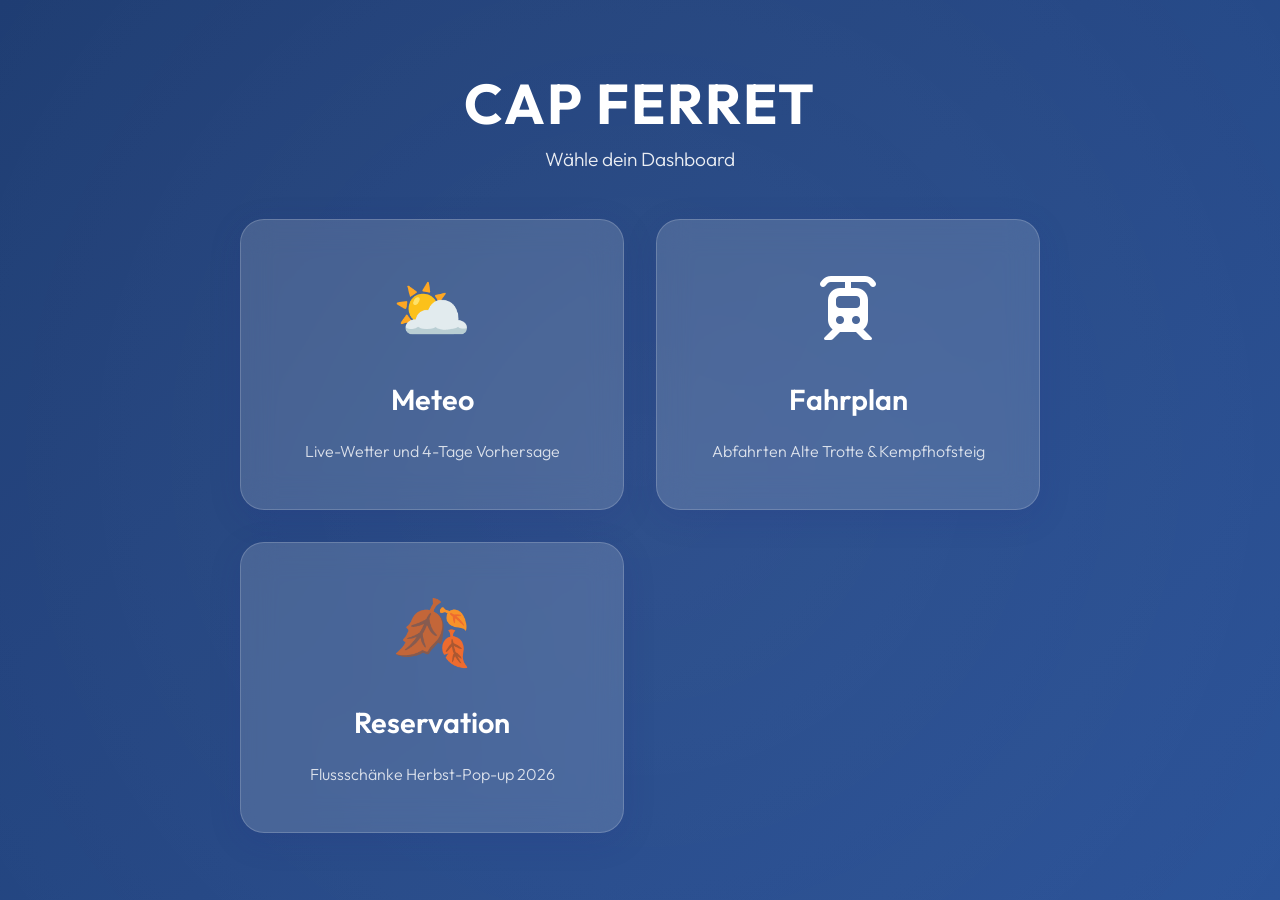
<file: index.html>
<!DOCTYPE html>
<html lang="de">
<head>
    <meta charset="UTF-8">
    <meta name="viewport" content="width=device-width, initial-scale=1.0">
    <title>Cap Ferret Portal</title>
    <meta name="description" content="Portal für Cap Ferret Meteo und ÖV Monitor.">
    <link rel="preconnect" href="https://fonts.googleapis.com">
    <link rel="preconnect" href="https://fonts.gstatic.com" crossorigin>
    <link href="https://fonts.googleapis.com/css2?family=Outfit:wght@300;400;600;700&display=swap" rel="stylesheet">
    <link rel="stylesheet" href="https://cdnjs.cloudflare.com/ajax/libs/font-awesome/6.4.0/css/all.min.css">
    <style>
        :root {
            --primary: #ffffff;
            --glass-bg: rgba(255, 255, 255, 0.15);
            --glass-border: rgba(255, 255, 255, 0.18);
            --glass-shadow: 0 8px 32px 0 rgba(31, 38, 135, 0.15);
            --hover-bg: rgba(255, 255, 255, 0.25);
        }

        * { margin: 0; padding: 0; box-sizing: border-box; }

        body {
            font-family: 'Outfit', sans-serif;
            color: var(--primary);
            min-height: 100vh;
            display: flex;
            justify-content: center;
            align-items: center;
            overflow-x: hidden;
            background: linear-gradient(135deg, #1e3c72 0%, #2a5298 100%);
            padding: 20px;
        }

        .background-animation {
            position: fixed;
            top: -50%; left: -50%; width: 200%; height: 200%;
            background: radial-gradient(circle, rgba(255,255,255,0.05) 0%, rgba(255,255,255,0) 60%);
            animation: rotate 30s linear infinite;
            z-index: -1;
        }

        @keyframes rotate { 0% { transform: rotate(0deg); } 100% { transform: rotate(360deg); } }

        .container {
            width: 100%;
            max-width: 800px;
            text-align: center;
            animation: fadeIn 1s ease backwards;
        }

        h1 {
            font-size: 3.5rem;
            font-weight: 700;
            margin-bottom: 0.5rem;
            letter-spacing: 2px;
            text-transform: uppercase;
        }

        p.subtitle {
            font-size: 1.2rem;
            font-weight: 300;
            margin-bottom: 3rem;
            opacity: 0.9;
        }

        .grid {
            display: grid;
            grid-template-columns: repeat(auto-fit, minmax(280px, 1fr));
            gap: 2rem;
            justify-content: center;
        }

        .card {
            background: var(--glass-bg);
            backdrop-filter: blur(16px);
            -webkit-backdrop-filter: blur(16px);
            border: 1px solid var(--glass-border);
            border-radius: 24px;
            box-shadow: var(--glass-shadow);
            padding: 3rem 2rem;
            text-decoration: none;
            color: white;
            transition: all 0.3s ease;
            display: flex;
            flex-direction: column;
            align-items: center;
            gap: 1.5rem;
        }

        .card:hover {
            background: var(--hover-bg);
            transform: translateY(-10px);
            box-shadow: 0 15px 40px 0 rgba(31, 38, 135, 0.25);
        }

        .icon-wrapper {
            font-size: 4rem;
            margin-bottom: 0.5rem;
        }

        .card h2 {
            font-size: 1.8rem;
            font-weight: 600;
        }

        .card p {
            font-weight: 300;
            opacity: 0.8;
            font-size: 1rem;
        }

        @keyframes fadeIn {
            from { opacity: 0; transform: translateY(20px); }
            to { opacity: 1; transform: translateY(0); }
        }

        @media (max-width: 600px) {
            h1 { font-size: 2.5rem; }
            .card { padding: 2rem 1.5rem; }
        }
    </style>
</head>
<body>
    <div class="background-animation"></div>
    
    <div class="container">
        <h1>Cap Ferret</h1>
        <p class="subtitle">Wähle dein Dashboard</p>

        <div class="grid">
            <a href="meteo/" class="card">
                <div class="icon-wrapper">⛅</div>
                <h2>Meteo</h2>
                <p>Live-Wetter und 4-Tage Vorhersage</p>
            </a>

            <a href="oev/" class="card">
                <div class="icon-wrapper"><i class="fas fa-train-tram"></i></div>
                <h2>Fahrplan</h2>
                <p>Abfahrten Alte Trotte & Kempfhofsteig</p>
            </a>

            <a href="flussschaenke-reservation/" class="card">
                <div class="icon-wrapper">🍂</div>
                <h2>Reservation</h2>
                <p>Flussschänke Herbst-Pop-up 2026</p>
            </a>
        </div>
    </div>
</body>
</html>
</file>
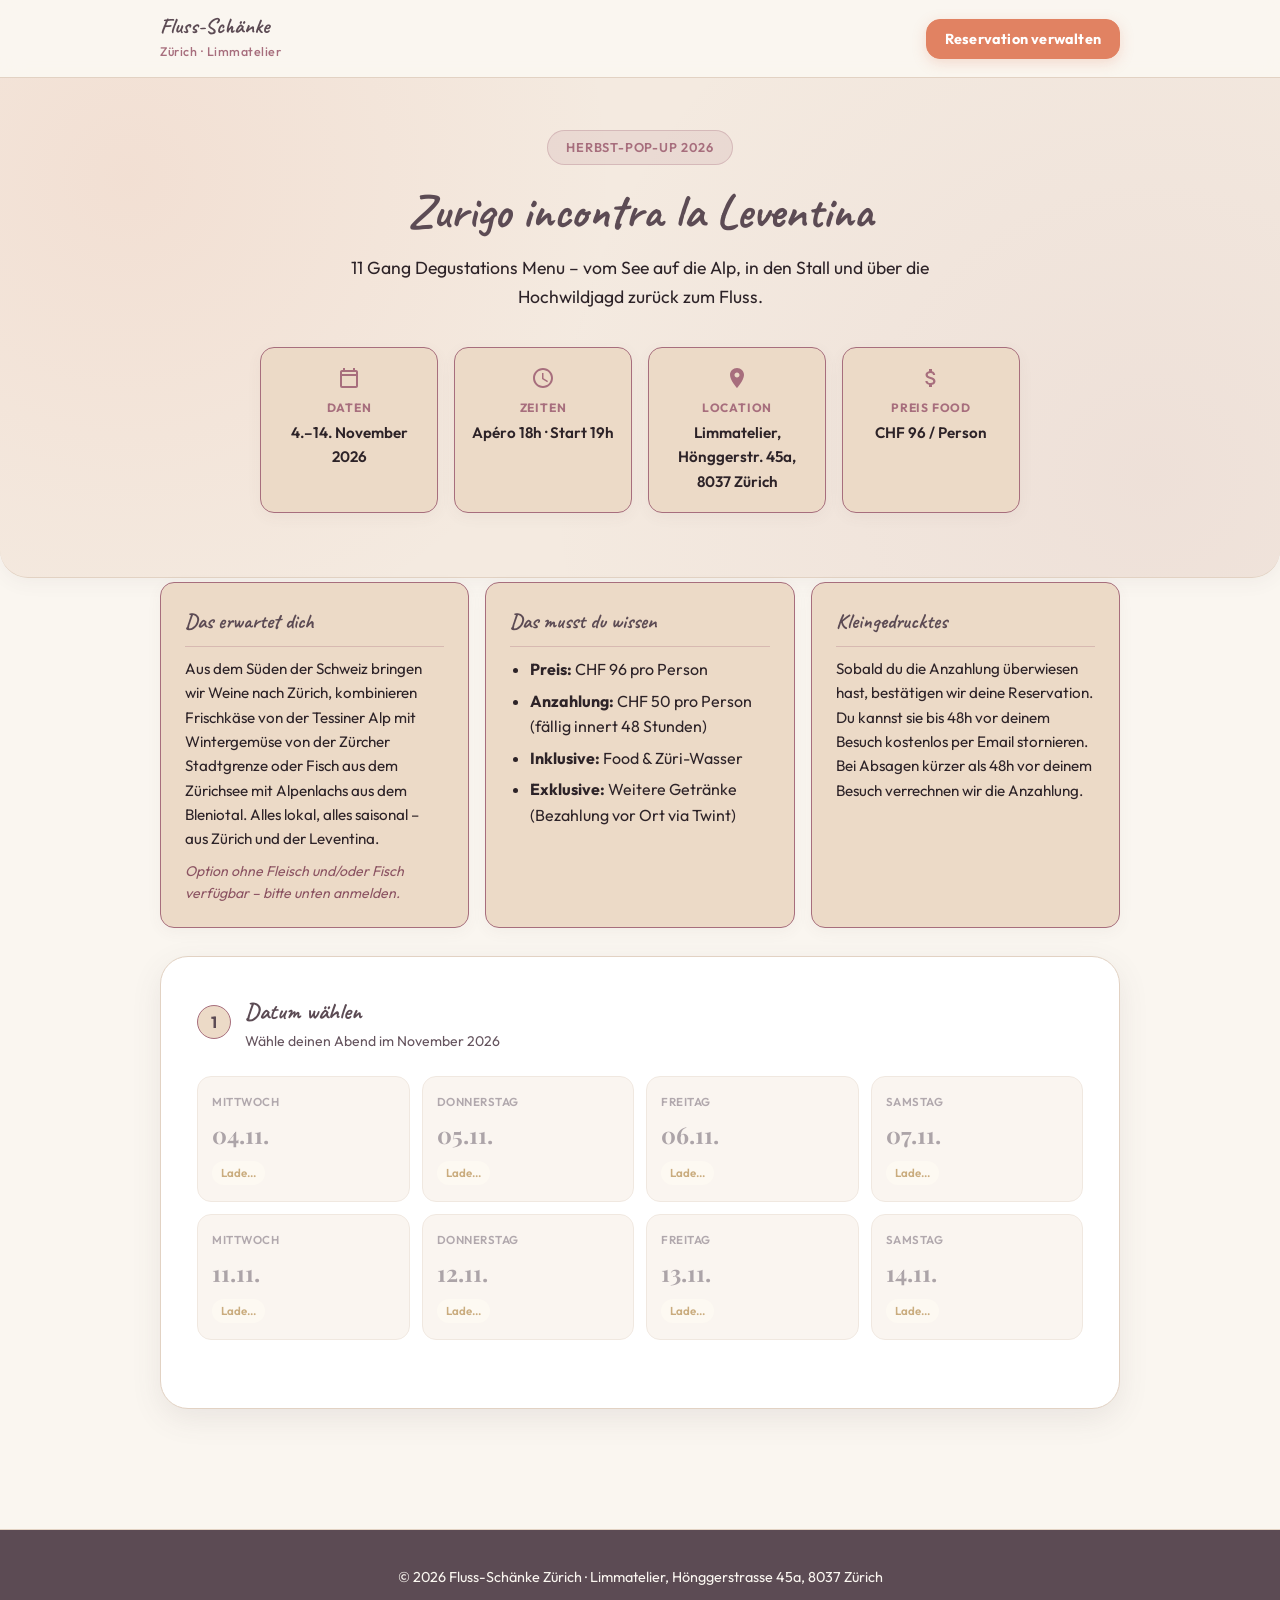
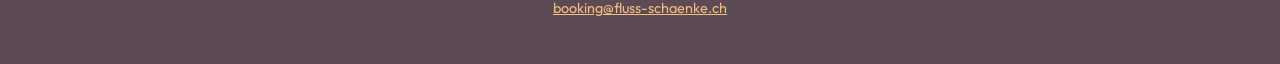
<file: flussschaenke-reservation/index.html>
<!DOCTYPE html>
<html lang="de">

<head>
    <meta charset="UTF-8">
    <meta name="viewport" content="width=device-width, initial-scale=1.0, maximum-scale=1.0, user-scalable=no">
    <title>Fluss-Schänke Zürich 2026</title>
    <meta name="description"
        content="Sichere dir deinen Platz an den kulinarischen Herbstabenden der Fluss-Schänke Zürich. 8 exklusive Abende im November 2026 im Limmatelier.">

    <!-- Google Fonts -->
    <link rel="preconnect" href="https://fonts.googleapis.com">
    <link rel="preconnect" href="https://fonts.gstatic.com" crossorigin>
    <link
        href="https://fonts.googleapis.com/css2?family=Caveat:wght@600;700&family=Outfit:wght@300;400;500;600;700&family=Playfair+Display:ital,wght@0,600;0,700;1,400&display=swap"
        rel="stylesheet">

    <!-- CSS -->
    <link rel="stylesheet" href="css/styles.css">
</head>

<body>

    <!-- Site Header -->
    <header class="site-header">
        <div class="container header-inner">
            <a href="#" class="brand-logo">
                <div class="brand-text">
                    <h1>Fluss-Schänke</h1>
                    <span>Zürich &middot; Limmatelier</span>
                </div>
            </a>
            <button class="btn btn-secondary" id="btn-open-manage" style="padding: 10px 18px; font-size: 0.9rem;">
                Reservation verwalten
            </button>
        </div>
    </header>

    <!-- Erfolgs-Ansicht (direkt unter Header, initial versteckt) -->
    <div class="success-fullpage hidden" id="booking-success-view">
        <div class="container" style="max-width: 720px; padding: 40px 20px;">
            <div class="success-icon">
                <svg viewBox="0 0 24 24">
                    <path d="M9 16.17L4.83 12l-1.42 1.41L9 19 21 7l-1.41-1.41z" />
                </svg>
            </div>
            <h2 style="font-size: 2.2rem; color: var(--accent-river); margin-bottom: 8px;">Reservation notiert!</h2>
            <p style="font-size: 1.1rem; color: var(--text-muted); max-width: 600px; margin: 0 auto 24px auto;">
                Wir haben deine Plätze reserviert. Ein Bestätigungs-Mail wurde an <strong id="success-email"></strong>
                geschickt (Check Spam!). Überweise deine Anzahlung innert 48 Stunden. Sobald wir sie
                erhalten, wirst du informiert und deine Plätze sind fix reserviert. Sollte die Anzahlung nicht innert 48
                Stunden eintreffen, werden wir die Reservation stornieren.
            </p>

            <div class="booking-id-box">
                <div class="text-muted" style="font-size: 0.85rem; text-transform: uppercase; letter-spacing: 1px;">
                    Deine persönliche Booking-ID</div>
                <div class="booking-id-val" id="success-booking-id">RES-20261104-XXXX</div>
                <button type="button" class="btn btn-secondary" id="btn-copy-id"
                    style="margin-top: 10px; padding: 6px 14px; font-size: 0.85rem;">
                    Booking-ID kopieren
                </button>
            </div>

            <!-- Twint QR -->
            <div style="margin: 30px auto; max-width: 240px; text-align: center;">
                <p style="font-weight: 600; margin-bottom: 10px; color: var(--text-main);">
                    Scanne den QR-Code mit deiner E-Banking App oder löse die Überweisung manuell aus CH61 0070 0114
                    8069 5993 4</a>. Alle Informationen findest du auch im Bestätigungs-Mail.
                </p>

                <a style="display: block;">
                    <img src="img/twint.png" alt="Twint QR Code"
                        style="width: 100%; height: auto; border-radius: 12px; border: 2px solid var(--border-color); transition: transform 0.2s ease;">
                </a>
            </div>

            <div
                style="background: var(--bg-card-subtle); padding: 24px; border-radius: var(--radius-md); text-align: left; max-width: 650px; margin: 0 auto 32px auto; border: 1px solid var(--border-color);">
                <h3 style="color: var(--primary-dark); margin-top: 0; margin-bottom: 14px;">Buchungsdetails</h3>
                <p><strong>Datum:</strong> <span id="success-date"></span></p>
                <p><strong>Zeiten:</strong> Apéro ab 18:00 Uhr | Menüstart 19:00 Uhr</p>
                <p><strong>Reservierte Plätze:</strong> <span id="success-seats"></span></p>

                <h4 style="margin-top: 20px; margin-bottom: 10px; color: var(--accent-river);">Erfasste Gästeliste &amp;
                    Präferenzen:</h4>
                <div id="success-guest-list"></div>
            </div>

            <div class="alert alert-success" style="max-width: 650px; margin: 0 auto 32px auto; text-align: left;">
                <strong>Wichtiger Hinweis:</strong> Du kannst deine Gäste und Präferenzen jederzeit mit deiner
                Haupt-E-Mail und deiner Booking-ID unter "Reservation verwalten" anpassen.
            </div>

            <button type="button" class="btn btn-primary" onclick="window.location.reload();">
                Zurück zur Startseite
            </button>
        </div>
    </div>

    <!-- Hero Section -->
    <section class="hero-section">
        <div class="hero-bg-shapes"></div>
        <div class="container hero-content">
            <div class="hero-badge">
                Herbst-Pop-up 2026
            </div>
            <h1 class="hero-title">Zurigo incontra la Leventina</h1>
            <p class="hero-subtitle">
                11 Gang Degustations Menu &ndash; vom See auf die Alp, in den Stall und über die Hochwildjagd zurück
                zum Fluss.
            </p>

            <div class="hero-info-grid">
                <div class="hero-info-card">
                    <div class="hero-info-icon">
                        <svg viewBox="0 0 24 24">
                            <path
                                d="M19 4h-1V2h-2v2H8V2H6v2H5c-1.11 0-1.99.9-1.99 2L3 20a2 2 0 0 0 2 2h14c1.1 0 2-.9 2-2V6c0-1.1-.9-2-2-2zm0 16H5V10h14v10zM5 8V6h14v2H5z" />
                        </svg>
                    </div>
                    <div class="hero-info-label">DATEN</div>
                    <div class="hero-info-val">4.&ndash;14. November 2026</div>
                </div>
                <div class="hero-info-card">
                    <div class="hero-info-icon">
                        <svg viewBox="0 0 24 24">
                            <path
                                d="M11.99 2C6.47 2 2 6.48 2 12s4.47 10 9.99 10C17.52 22 22 17.52 22 12S17.52 2 11.99 2zM12 20c-4.42 0-8-3.58-8-8s3.58-8 8-8 8 3.58 8 8-3.58 8-8 8zm.5-13H11v6l5.25 3.15.75-1.23-4.5-2.67z" />
                        </svg>
                    </div>
                    <div class="hero-info-label">Zeiten</div>
                    <div class="hero-info-val">Apéro 18h &middot; Start 19h</div>
                </div>
                <div class="hero-info-card">
                    <div class="hero-info-icon">
                        <svg viewBox="0 0 24 24">
                            <path
                                d="M12 2C8.13 2 5 5.13 5 9c0 5.25 7 13 7 13s7-7.75 7-13c0-3.87-3.13-7-7-7zm0 9.5c-1.38 0-2.5-1.12-2.5-2.5s1.12-2.5 2.5-2.5 2.5 1.12 2.5 2.5-1.12 2.5-2.5 2.5z" />
                        </svg>
                    </div>
                    <div class="hero-info-label">Location</div>
                    <div class="hero-info-val">Limmatelier, Hönggerstr. 45a, 8037 Zürich</div>
                </div>
                <div class="hero-info-card">
                    <div class="hero-info-icon">
                        <svg viewBox="0 0 24 24">
                            <path
                                d="M11.8 10.9c-2.27-.59-3-1.2-3-2.15 0-1.09 1.01-1.85 2.7-1.85 1.78 0 2.44.85 2.5 2.1h2.21c-.07-1.72-1.12-3.3-3.21-3.81V3h-3v2.16c-1.94.42-3.5 1.68-3.5 3.61 0 2.31 1.91 3.46 4.7 4.13 2.5.6 3 1.48 3 2.41 0 .69-.49 1.79-2.7 1.79-2.06 0-2.87-.92-2.98-2.1h-2.2c.12 2.19 1.76 3.42 3.68 3.83V21h3v-2.15c1.95-.37 3.5-1.5 3.5-3.55 0-2.84-2.43-3.81-4.7-4.4z" />
                        </svg>
                    </div>
                    <div class="hero-info-label">Preis Food</div>
                    <div class="hero-info-val">CHF 96 / Person</div>
                </div>
            </div>
        </div>
    </section>

    <!-- Main Content / Form Area -->
    <main class="container main-content">

        <!-- Info Blocks -->
        <div class="info-sections">
            <div class="info-block">
                <h3>Das erwartet dich</h3>
                <p> Aus dem Süden der Schweiz bringen wir Weine nach Zürich, kombinieren Frischkäse von der Tessiner
                    Alp mit Wintergemüse von der Zürcher Stadtgrenze oder Fisch aus dem Zürichsee mit Alpenlachs aus dem
                    Bleniotal.
                    Alles lokal, alles saisonal &ndash; aus Zürich und der Leventina.</p>
                <p class="info-note">Option ohne Fleisch und/oder Fisch verfügbar &ndash; bitte unten anmelden.</p>
            </div>
            <div class="info-block">
                <h3>Das musst du wissen</h3>
                <ul style="padding-left: 20px; margin-top: 10px; line-height: 1.6;">
                    <li style="margin-bottom: 6px;"><strong>Preis:</strong> CHF 96 pro Person</li>
                    <li style="margin-bottom: 6px;"><strong>Anzahlung:</strong> CHF 50 pro Person (fällig innert 48
                        Stunden)</li>
                    <li style="margin-bottom: 6px;"><strong>Inklusive:</strong> Food &amp; Züri-Wasser</li>
                    <li><strong>Exklusive:</strong> Weitere Getränke (Bezahlung vor Ort via Twint)</li>
                </ul>
            </div>
            <div class="info-block">
                <h3>Kleingedrucktes</h3>
                <p>Sobald du die Anzahlung überwiesen hast, bestätigen wir deine Reservation. Du kannst sie bis 48h vor
                    deinem Besuch kostenlos per Email stornieren. Bei
                    Absagen kürzer als 48h vor deinem Besuch verrechnen wir die Anzahlung.</p>
            </div>
        </div>

        <!-- Formularbereich -->
        <div class="booking-card" id="booking-form-wrapper">
            <form id="reservation-form">

                <!-- Schritt 1: Datum wählen -->
                <div class="section-header">
                    <div class="section-number">1</div>
                    <div class="section-title">
                        <h2>Datum wählen</h2>
                        <p>Wähle deinen Abend im November 2026</p>
                    </div>
                </div>

                <div class="dates-grid" id="dates-container">
                    <!-- Datums-Karten werden via JS gerendert -->
                </div>

                <!-- Schritt 2: Personenanzahl wählen (Versteckt bis Datum gewählt) -->
                <div id="booking-step-2" class="hidden">
                    <div class="section-header">
                        <div class="section-number">2</div>
                        <div class="section-title">
                            <h2>Anzahl Plätze</h2>
                            <p id="guest-count-subtitle">Für wie viele Personen möchtest du reservieren?</p>
                        </div>
                    </div>

                    <div class="guest-selector-wrapper">
                        <div>
                            <div style="font-weight: 700; color: var(--accent-river); font-size: 1.1rem;">Anzahl Plätze
                            </div>
                            <div class="text-muted" style="font-size: 0.85rem;">Vier bis acht Plätze pro Buchung
                                möglich.</div>
                            <div class="text-muted" style="font-size: 0.85rem;">Unpassend? Meldet euch
                                per Email bei uns.</div>
                        </div>

                        <div class="guest-counter">
                            <button type="button" class="btn-counter" id="btn-minus">−</button>
                            <span class="counter-value" id="counter-val">4</span>
                            <button type="button" class="btn-counter" id="btn-plus">+</button>
                        </div>
                    </div>
                </div>

                <!-- Schritt 3: Kontaktdaten & Gäste -->
                <div id="booking-step-3" class="hidden">
                    <div class="section-header">
                        <div class="section-number">3</div>
                        <div class="section-title">
                            <h2>Kontaktdaten &amp; Gästeangaben</h2>
                            <p>Hauptkontakt und Infos zu allen Gästen</p>
                        </div>
                    </div>

                    <!-- Wartelisten-Hinweis (wird via JS ein-/ausgeblendet) -->
                    <div class="alert alert-warning hidden" id="waitlist-alert">
                        <strong>Warteliste:</strong> Für dieses Datum sind nicht mehr genügend Plätze für eine reguläre
                        Online-Buchung frei. Trage dich unten auf die Warteliste ein.
                    </div>

                    <!-- Hauptkontakt -->
                    <div
                        style="background: var(--bg-card-subtle); padding: 24px; border-radius: var(--radius-md); margin-bottom: 28px; border: 1px solid var(--border-accent);">
                        <h3 style="font-size: 1.2rem; color: var(--accent-river); margin-bottom: 16px;">Buchende Person
                            (Hauptkontakt)</h3>
                        <div class="form-row" style="grid-template-columns: 1fr 1fr;">
                            <div class="form-group">
                                <label for="haupt-vorname">Vorname *</label>
                                <input type="text" id="haupt-vorname" placeholder="z. B. Paul" required>
                            </div>
                            <div class="form-group">
                                <label for="haupt-nachname">Nachname *</label>
                                <input type="text" id="haupt-nachname" placeholder="z. B. Bocuse" required>
                            </div>
                            <div class="form-group">
                                <label for="haupt-email">Haupt-E-Mail *</label>
                                <input type="email" id="haupt-email" placeholder="paul.bocuse@beispiel.ch" required>
                            </div>
                            <div class="form-group">
                                <label for="haupt-telefon">Telefonnummer *</label>
                                <input type="tel" id="haupt-telefon" placeholder="+41 79 123 45 67" required
                                    pattern="[+0-9\s]+" title="Nur Zahlen, Leerzeichen und ein führendes Plus erlaubt">
                            </div>
                        </div>
                        <div class="text-muted" style="font-size: 0.75rem; margin-top: 8px;">An diese E-Mail senden wir
                            die Buchungsbestätigung &amp; Booking-ID.</div>
                    </div>

                    <!-- Dynamische Gästeliste -->
                    <h3 style="font-size: 1.2rem; color: var(--accent-river); margin-bottom: 16px;">Gästeangaben &amp;
                        Allergien pro Platz</h3>
                    <div id="guests-container">
                        <!-- Gästekarten werden via JS dynamisch erzeugt -->
                    </div>

                    <!-- Zusammenfassungs-Box -->
                    <div class="summary-box">
                        <h3 style="margin-top: 0; color: var(--primary-dark); font-size: 1.2rem; margin-bottom: 16px;">
                            Übersicht deiner Buchung</h3>
                        <div class="summary-row">
                            <span>Datum:</span>
                            <strong id="sum-date">-</strong>
                        </div>
                        <div class="summary-row">
                            <span>Zeiten:</span>
                            <strong>Apéro ab 18:00 Uhr | Menüstart 19:00 Uhr</strong>
                        </div>
                        <div class="summary-row">
                            <span>Anzahl Plätze:</span>
                            <strong id="sum-seats">2 Plätze</strong>
                        </div>
                        <div class="summary-row">
                            <span>Preis total:</span>
                            <strong id="sum-price">CHF 190.–</strong>
                        </div>
                        <div class="summary-row">
                            <span>Anzahlung (innert 48h):</span>
                            <strong id="sum-deposit">CHF 100.–</strong>
                        </div>
                        <div class="summary-row">
                            <span>Ort:</span>
                            <strong>Limmatelier, Hönggerstrasse 45a, 8037 Zürich</strong>
                        </div>
                    </div>

                    <!-- AGB Checkbox -->
                    <div style="margin: 20px 0; display: flex; align-items: flex-start; gap: 12px;">
                        <input type="checkbox" id="agb-checkbox"
                            style="width: 20px; height: 20px; margin-top: 2px; flex-shrink: 0;" required>
                        <label for="agb-checkbox"
                            style="font-weight: normal; font-size: 0.9rem; line-height: 1.5; color: var(--text-main);">
                            Ich akzeptiere die Bedingungen: CHF 96/Person, wovon CHF 50/Person als Anzahlung innert
                            48h fällig wird. Die Zahlungsinformationen findest du im nächsten Schritt. Bei Stornierung
                            kürzer als 48h vor deinem Besuch wird die Anzahlung verrechnet.
                        </label>
                    </div>

                    <!-- Fehler-Alert -->
                    <div class="alert alert-danger hidden" id="booking-error-alert"></div>

                    <!-- Submit Button -->
                    <button type="submit" class="btn btn-primary btn-block" id="btn-submit-booking"
                        style="font-size: 1.1rem; padding: 18px;">
                        Reservation abschicken
                    </button>
                </div>

            </form>
        </div>

        <!-- Erfolgs-Ansicht wurde nach oben (direkt unter Header) verschoben -->

    </main>

    <!-- Footer -->
    <footer class="site-footer">
        <div class="container footer-inner">
            <p>&copy; 2026 Fluss-Schänke Zürich &middot; Limmatelier, Hönggerstrasse 45a, 8037 Zürich</p>
            <p><a href="mailto:booking@fluss-schaenke.ch">booking@fluss-schaenke.ch</a></p>
        </div>
    </footer>

    <!-- Modal: Reservation verwalten -->
    <div class="modal-overlay" id="modal-manage">
        <div class="modal-card">
            <div class="modal-header">
                <h3 style="margin: 0; color: var(--accent-river);">Bestehende Reservation verwalten</h3>
                <button type="button" class="btn-close" id="btn-close-manage">&#x2715;</button>
            </div>

            <!-- Schritt A: Suche -->
            <div id="lookup-step">
                <p class="text-muted mb-4">
                    Gib deine Haupt-E-Mail-Adresse und deine Booking-ID ein, um deine Reservation aufzurufen und Angaben
                    anzupassen.
                </p>

                <form id="form-lookup">
                    <div class="form-group">
                        <label for="lookup-email">Haupt-E-Mail-Adresse *</label>
                        <input type="email" id="lookup-email" placeholder="deine.email@beispiel.ch" required>
                    </div>

                    <div class="form-group">
                        <label for="lookup-id">Booking-ID *</label>
                        <input type="text" id="lookup-id" placeholder="z. B. RES-20261104-1234" required>
                    </div>

                    <div class="alert alert-danger hidden" id="lookup-alert"></div>

                    <button type="submit" class="btn btn-primary btn-block" id="btn-submit-lookup">
                        Reservation suchen
                    </button>
                </form>
            </div>

            <!-- Schritt B: Bearbeiten -->
            <div id="manage-edit-step" class="hidden">
                <div
                    style="background: var(--accent-gold-light); padding: 16px; border-radius: var(--radius-md); margin-bottom: 20px; border: 1px solid var(--border-accent);">
                    <div style="font-weight: 700; color: var(--primary-dark);">Booking-ID: <span
                            id="manage-booking-id"></span></div>
                    <div style="font-size: 0.9rem; color: var(--text-muted);">Datum: <strong id="manage-date"></strong>
                    </div>
                    <div style="font-size: 0.9rem; color: var(--text-muted); margin-top: 4px;">Status Anzahlung: <strong
                            id="manage-payment-status"></strong></div>
                </div>

                <form id="form-manage-update">
                    <div id="manage-guests-container">
                        <!-- Gästekarten zur Bearbeitung -->
                    </div>

                    <div class="alert alert-danger hidden" id="manage-alert"></div>

                    <div style="display: flex; gap: 12px; margin-top: 24px;">
                        <button type="button" class="btn btn-secondary"
                            onclick="document.getElementById('manage-edit-step').classList.add('hidden'); document.getElementById('lookup-step').classList.remove('hidden');">
                            Zurück
                        </button>
                        <button type="submit" class="btn btn-primary" id="btn-submit-update" style="flex: 1;">
                            Änderungen speichern
                        </button>
                    </div>
                </form>
            </div>

        </div>
    </div>

    <!-- Scripts -->
    <script type="module" src="js/app.js"></script>
</body>

</html>
</file>
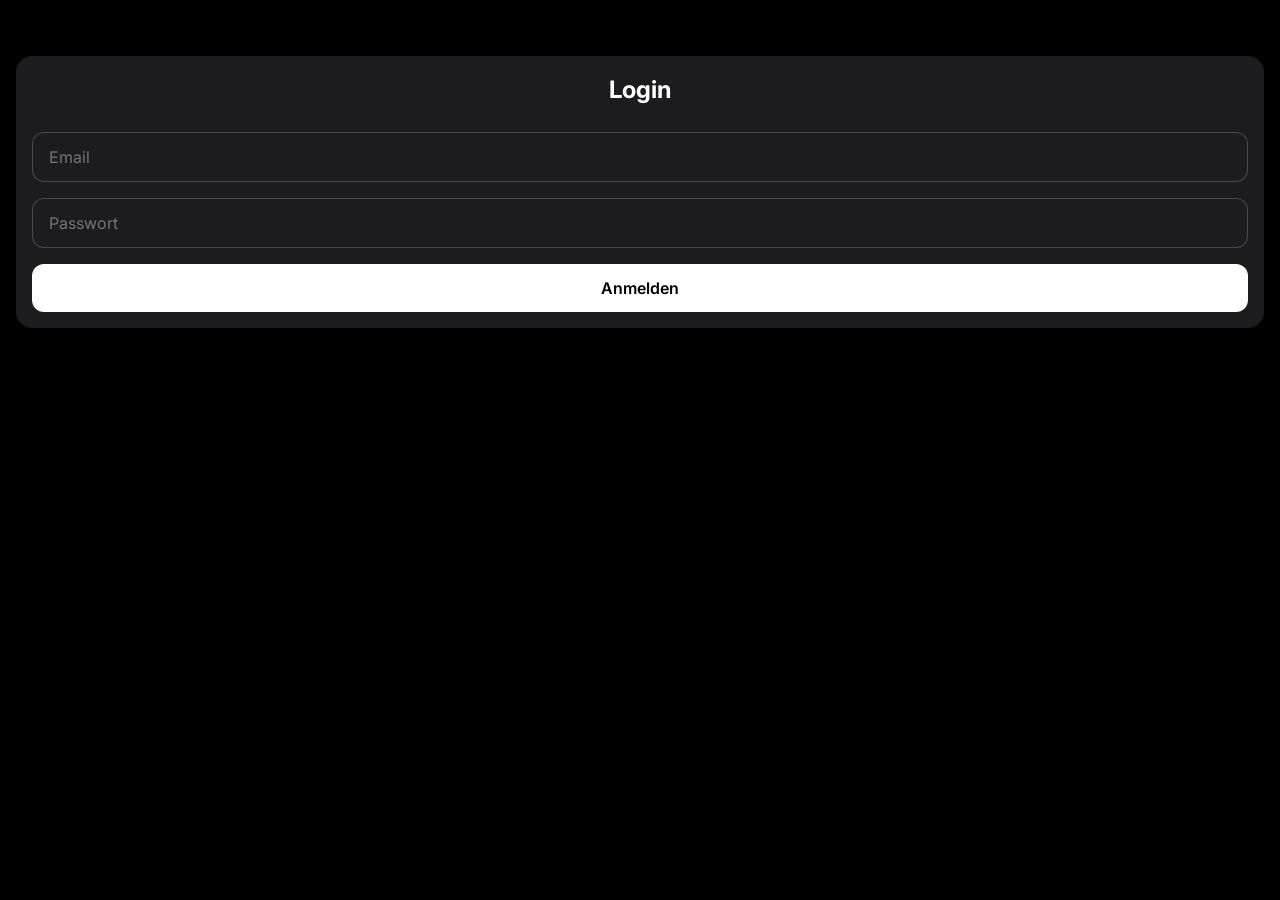
<file: flussschaenke/index.html>
<!DOCTYPE html>
<html lang="de">
<head>
    <meta charset="UTF-8">
    <meta name="viewport" content="width=device-width, initial-scale=1.0, maximum-scale=1.0, user-scalable=no">
    <title>Flussschänke POS</title>
    <meta name="description" content="Flussschänke Kassensystem und Bestell-Terminal">
    <link rel="preconnect" href="https://fonts.googleapis.com">
    <link rel="preconnect" href="https://fonts.gstatic.com" crossorigin>
    <link href="https://fonts.googleapis.com/css2?family=Inter:wght@400;500;600;700&display=swap" rel="stylesheet">
    <link rel="stylesheet" href="css/styles.css">
</head>
<body>
    <div id="app-container">
        <header id="main-header" class="hidden">
            <h1>Flussschänke</h1>
        </header>

        <main id="app-content">
            <!-- Views will be injected here -->
        </main>

        <nav id="bottom-nav" class="hidden">
            <!-- Bottom navigation items will be injected or toggled via JS -->
        </nav>
    </div>

    <!-- Scripts (ES Modules) -->
    <script type="module" src="js/app.js"></script>
</body>
</html>
</file>
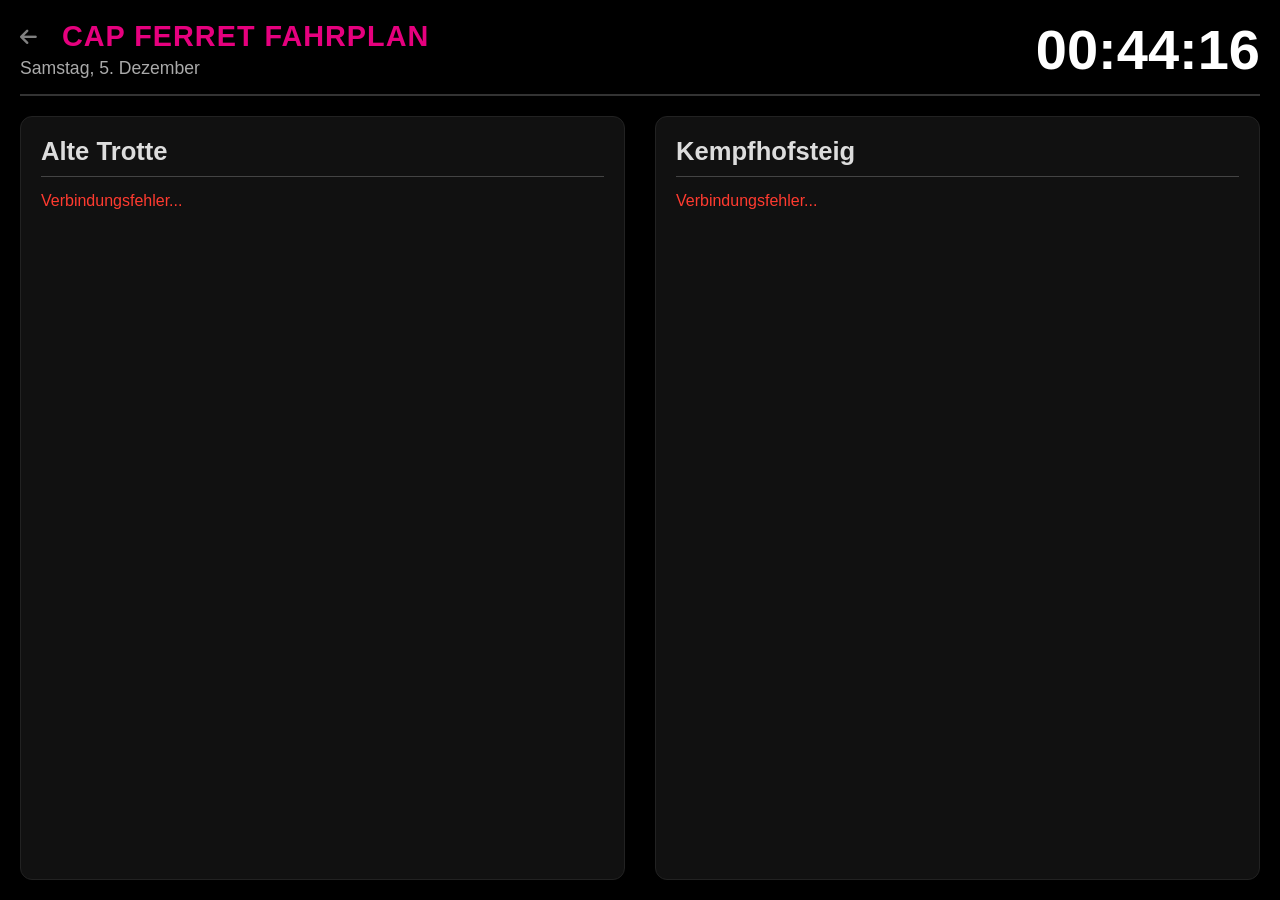
<file: oev/index.html>
<!DOCTYPE html>
<html lang="de">
<head>
    <meta charset="UTF-8">
    <meta name="viewport" content="width=device-width, initial-scale=1.0">
    <title>ÖV Monitor Cap Ferret</title>
    <link rel="stylesheet" href="https://cdnjs.cloudflare.com/ajax/libs/font-awesome/6.4.0/css/all.min.css">
    
    <style>
        body {
            background-color: #000;
            color: #fff;
            font-family: 'Segoe UI', Roboto, Helvetica, Arial, sans-serif;
            margin: 0;
            padding: 20px;
            height: 100vh; /* Volle Höhe für Monitor */
            display: flex;
            flex-direction: column;
            box-sizing: border-box;
            overflow: hidden; /* Kein Scrollen auf Monitor */
        }

        /* --- Header Bereich --- */
        #header {
            margin-bottom: 20px;
            padding-bottom: 15px;
            border-bottom: 2px solid #333;
            display: flex;
            justify-content: space-between;
            align-items: center;
            flex-wrap: wrap; /* Erlaubt Umbruch bei sehr kleinen Screens */
            gap: 10px;
        }

        .header-left {
            display: flex;
            flex-direction: column;
        }

        .screen-title {
            font-size: 1.8rem;
            font-weight: 800;
            color: #e6007e;
            text-transform: uppercase;
            letter-spacing: 1px;
            margin-bottom: 5px;
            white-space: nowrap;
        }

        .screen-title a {
            color: #fff;
            text-decoration: none;
            opacity: 0.5;
            font-size: 1.2rem;
            margin-right: 15px;
            vertical-align: middle;
            transition: opacity 0.3s;
        }
        
        .screen-title a:hover {
            opacity: 1;
        }

        .date-display {
            font-size: 1.1rem;
            color: #aaa;
        }
        
        #digital-clock {
            font-size: 3.5rem;
            font-weight: bold;
            font-variant-numeric: tabular-nums;
            color: #fff;
            line-height: 1;
        }

        /* --- Container für die zwei Stationen --- */
        #stations-container {
            display: flex;
            gap: 30px;
            flex: 1; /* Nimmt den Restplatz ein */
            width: 100%;
        }

        .station-card {
            flex: 1; /* Beide Karten gleich breit */
            background-color: #111;
            border-radius: 12px;
            padding: 20px;
            border: 1px solid #222;
            display: flex;
            flex-direction: column;
            min-width: 0; /* Verhindert Flexbox-Overflow Probleme */
        }

        h2 {
            margin-top: 0;
            font-size: 1.6rem;
            color: #ddd;
            border-bottom: 1px solid #444;
            padding-bottom: 10px;
            margin-bottom: 15px;
        }

        /* --- Tabelle Design --- */
        .conn-row {
            display: flex;
            align-items: center;
            padding: 12px 0;
            border-bottom: 1px solid #333;
            font-size: 1.5rem;
        }

        .line-box {
            background-color: #333;
            color: #fff;
            font-weight: bold;
            padding: 5px 0;
            width: 55px;
            min-width: 55px; /* Fixe Breite erzwingen */
            border-radius: 6px;
            text-align: center;
            margin-right: 15px;
            display: flex;
            justify-content: center;
            align-items: center;
        }

        /* ZVV Farben Simulation */
        .line-46 { background-color: #009ee0; } 
        .line-11 { background-color: #00983a; }
        .line-32 { background-color: #a3007c; }

        .destination {
            flex: 1;
            white-space: nowrap;
            overflow: hidden;
            text-overflow: ellipsis;
        }

        .countdown {
            text-align: right;
            font-weight: bold;
            min-width: 80px;
            color: #4cd964; 
        }

        .countdown.urgent { color: #ffcc00; } 
        .countdown.now { color: #ff3b30; animation: pulse 1.5s infinite; } 

        .vehicle-icon { font-size: 1.4rem; }

        @keyframes pulse {
            0% { opacity: 1; }
            50% { opacity: 0.5; }
            100% { opacity: 1; }
        }
        
        .error { color: #ff3b30; font-size: 1rem; }

        /* ---------------------------------------------------- */
        /* RESPONSIVE DESIGN (Hier passiert die Magie)          */
        /* ---------------------------------------------------- */
        
        @media (max-width: 800px) {
            body {
                height: auto; /* Auf Handy Scrollen erlauben */
                overflow-y: auto; 
                padding: 15px;
            }

            #header {
                flex-direction: column; /* Titel oben, Uhr darunter */
                align-items: flex-start;
            }
            
            #digital-clock {
                font-size: 2.5rem; /* Uhr etwas kleiner */
                align-self: flex-end; /* Uhr rechtsbündig */
                margin-top: -30px; /* Layout-Trick um Platz zu sparen */
            }

            .screen-title {
                font-size: 1.4rem;
            }

            #stations-container {
                flex-direction: column; /* Untereinander statt nebeneinander */
                gap: 20px;
            }

            .station-card {
                width: 100%; /* Volle Breite */
                box-sizing: border-box;
            }
            
            .conn-row {
                font-size: 1.3rem; /* Schrift etwas kleiner auf Handy */
            }
        }

    </style>
</head>
<body>

    <div id="header">
        <div class="header-left">
            <div class="screen-title"><a href="../" title="Zurück zum Dashboard"><i class="fas fa-arrow-left"></i></a> Cap Ferret Fahrplan</div>
            <div class="date-display" id="date-display">Lade Datum...</div>
        </div>
        <div id="digital-clock">00:00:00</div>
    </div>

    <div id="stations-container">
        <div class="station-card">
            <h2>Alte Trotte</h2>
            <div id="list-trotte">Lade...</div>
        </div>

        <div class="station-card">
            <h2>Kempfhofsteig</h2>
            <div id="list-kempf">Lade...</div>
        </div>
    </div>

    <script>
        // --- KONFIGURATION ---
        const STATIONS = [
            { id: '8591039', elementId: 'list-trotte', name: 'Alte Trotte' },   
            { id: '8591226', elementId: 'list-kempf', name: 'Kempfhofsteig' }
        ];

        // --- UHRZEIT ---
        function updateClock() {
            const now = new Date();
            document.getElementById('digital-clock').innerText = now.toLocaleTimeString('de-CH');
            
            const options = { weekday: 'long', day: 'numeric', month: 'long' };
            document.getElementById('date-display').innerText = now.toLocaleDateString('de-DE', options);
        }
        setInterval(updateClock, 1000);
        updateClock();

        // --- ÖV DATEN ---
        async function fetchStationData(station) {
            const container = document.getElementById(station.elementId);
            const url = `https://transport.opendata.ch/v1/stationboard?id=${station.id}&limit=4`;

            try {
                const response = await fetch(url);
                const data = await response.json();
                
                let html = '';
                const now = new Date();

                data.stationboard.forEach(conn => {
                    let departureTime = new Date(conn.stop.departure);
                    if(conn.stop.prognosis.departure) {
                        departureTime = new Date(conn.stop.prognosis.departure);
                    }

                    const diffMs = departureTime - now;
                    const diffMins = Math.floor(diffMs / 60000);

                    let timeDisplay = "";
                    let cssClass = "countdown";
                    
                    if (diffMins <= 0) {
                        cssClass += " now";
                        if (conn.category === 'TRAM' || conn.category === 'TRM') {
                            timeDisplay = '<i class="fas fa-train-tram vehicle-icon"></i>'; 
                        } else {
                            timeDisplay = '<i class="fas fa-bus vehicle-icon"></i>'; 
                        }
                    } else {
                        timeDisplay = `+${diffMins}'`;
                        if(diffMins <= 2) cssClass += " urgent"; 
                    }

                    const lineClass = `line-${conn.number}`; 

                    html += `
                        <div class="conn-row">
                            <div class="line-box ${lineClass}">${conn.number}</div>
                            <div class="destination">${conn.to}</div>
                            <div class="${cssClass}">${timeDisplay}</div>
                        </div>
                    `;
                });

                container.innerHTML = html;

            } catch (error) {
                container.innerHTML = `<div class="error">Verbindungsfehler...</div>`;
            }
        }

        function updateAllStations() {
            STATIONS.forEach(station => fetchStationData(station));
        }

        updateAllStations();
        setInterval(updateAllStations, 30000); 
        setInterval(updateAllStations, 5000); // 5 Sek für Zeit-Update

    </script>
</body>
</html>
</file>
<file: flussschaenke-reservation/css/styles.css>
/* ==========================================================================
   Fluss-Schänke Zürich - Herbst-Reservationen Design System
   Aesthetic: Light Autumnal Pastel Palette (Moonstone, Potion, Veil, Ember, Spellfire, Solstice)
   ========================================================================== */

:root {
    --bg-page: #FAF6F0;           /* Sehr heller Cremeton */
    --bg-card: #FFFFFF;           /* Saubere weiße Karten */
    --bg-card-subtle: #F6ECE2;    /* Helles warmes Creme */
    --bg-hero: #F4EAE0;           /* Helles Pastell-Hero */
    --bg-moonstone: #5C4B54;      /* Moonstone (dunkles gedämpftes Mauve-Grau) */
    
    --primary: #E18262;           /* Ember (gedämpftes Terrakotta) */
    --primary-hover: #F69E6C;     /* Spellfire (heller Coral Hover) */
    --primary-dark: #A76E7D;      /* Potion (dunkles Mauve) */
    
    --accent-gold: #F3BD7D;       /* Solstice (Warm Golden Amber) */
    --accent-mauve: #A76E7D;      /* Potion */
    --accent-river: #5C4B54;      /* Moonstone */
    
    --text-main: #2D2328;         /* Dunkles Charcoal-Grau (abgeleitet von Moonstone) */
    --text-muted: #65545E;        /* Muted Mauve-Grau */
    --text-light: #FAF6F0;        /* Creme-Weiß für dunkle Hintergründe */
    
    --border-color: #E2D2C3;
    --border-accent: #A76E7D;     /* Potion border */
    
    --status-success-bg: #E8F3E8;
    --status-success-text: #2E6B34;
    --status-warning-bg: #FDF5E6;
    --status-warning-text: #965B00;
    --status-danger-bg: #FBEAEA;
    --status-danger-text: #A03333;
    
    --shadow-soft: 0 4px 20px rgba(92, 75, 84, 0.06);
    --shadow-medium: 0 10px 30px rgba(92, 75, 84, 0.10);
    --shadow-hover: 0 14px 35px rgba(225, 130, 98, 0.22);
    
    --radius-sm: 8px;
    --radius-md: 14px;
    --radius-lg: 20px;
    --radius-xl: 28px;
}

* {
    box-sizing: border-box;
    margin: 0;
    padding: 0;
    -webkit-tap-highlight-color: transparent;
    touch-action: manipulation;
}

body {
    font-family: 'Outfit', -apple-system, BlinkMacSystemFont, "Segoe UI", sans-serif;
    background-color: var(--bg-page);
    color: var(--text-main);
    line-height: 1.6;
    -webkit-font-smoothing: antialiased;
    min-height: 100vh;
    display: flex;
    flex-direction: column;
}

h1, h2, h3, .font-serif {
    font-family: 'Bryndan Write', 'Caveat', 'Playfair Display', Georgia, serif;
    font-weight: 700;
    color: var(--bg-moonstone);
}

.container {
    max-width: 1000px;
    margin: 0 auto;
    padding: 0 20px;
    width: 100%;
}

/* ========== HEADER ========== */
.site-header {
    background: rgba(250, 246, 240, 0.94);
    backdrop-filter: blur(12px);
    -webkit-backdrop-filter: blur(12px);
    border-bottom: 1px solid var(--border-color);
    position: sticky;
    top: 0;
    z-index: 100;
    padding: 14px 0;
}

.header-inner {
    display: flex;
    align-items: center;
    justify-content: space-between;
}

.brand-logo {
    display: flex;
    align-items: center;
    gap: 12px;
    text-decoration: none;
    color: var(--text-main);
}

.brand-text h1 {
    font-family: 'Bryndan Write', 'Caveat', serif;
    font-size: 1.35rem;
    font-weight: 700;
    margin: 0;
    line-height: 1.1;
    color: #5C4B54; /* Moonstone */
}

.brand-text span {
    font-family: 'Outfit', sans-serif;
    font-size: 0.78rem;
    color: #A76E7D; /* Potion */
    font-weight: 500;
    letter-spacing: 0.5px;
}

/* ========== HERO ========== */
.hero-section {
    background: var(--bg-hero);
    color: var(--text-main);
    padding: 52px 0 64px 0;
    position: relative;
    overflow: hidden;
    border-radius: 0 0 28px 28px;
    box-shadow: var(--shadow-soft);
    border-bottom: 1px solid var(--border-color);
}

.hero-bg-shapes {
    position: absolute;
    top: 0; left: 0; right: 0; bottom: 0;
    background-image: 
        radial-gradient(circle at 10% 20%, rgba(225, 130, 98, 0.10) 0%, transparent 40%),
        radial-gradient(circle at 90% 80%, rgba(167, 110, 125, 0.08) 0%, transparent 50%);
    pointer-events: none;
}

.hero-content {
    position: relative;
    z-index: 2;
    text-align: center;
    max-width: 800px;
    margin: 0 auto;
}

.hero-badge {
    display: inline-flex;
    align-items: center;
    background: rgba(167, 110, 125, 0.12);
    border: 1px solid rgba(167, 110, 125, 0.3);
    color: #A76E7D; /* Potion */
    padding: 6px 18px;
    border-radius: 30px;
    font-family: 'Outfit', sans-serif;
    font-size: 0.8rem;
    font-weight: 600;
    margin-bottom: 18px;
    letter-spacing: 0.8px;
    text-transform: uppercase;
}

.hero-title {
    font-family: 'Bryndan Write', 'Caveat', serif;
    font-size: 3rem;
    font-weight: 700;
    line-height: 1.2;
    margin-bottom: 14px;
    color: #5C4B54; /* Moonstone */
    text-shadow: none;
}

.hero-subtitle {
    font-family: 'Outfit', sans-serif;
    font-size: 1.1rem;
    color: #2D2328; /* Charcoal */
    margin-bottom: 36px;
    font-weight: 400;
    line-height: 1.6;
    max-width: 650px;
    margin-left: auto;
    margin-right: auto;
}

.hero-info-grid {
    display: grid;
    grid-template-columns: repeat(4, 1fr);
    gap: 16px;
    margin-top: 24px;
}

.hero-info-card {
    background: #ECDAC7; /* Veil */
    border: 1.5px solid #A76E7D; /* Potion */
    border-radius: var(--radius-md);
    padding: 18px 14px;
    text-align: center;
    transition: transform 0.2s ease, border-color 0.2s ease, box-shadow 0.2s ease;
    box-shadow: 0 4px 15px rgba(92, 75, 84, 0.05);
}

.hero-info-card:hover {
    transform: translateY(-2px);
    border-color: #5C4B54; /* Moonstone */
    box-shadow: 0 8px 25px rgba(92, 75, 84, 0.12);
}

.hero-info-icon {
    display: flex;
    justify-content: center;
    margin-bottom: 8px;
}

.hero-info-icon svg {
    width: 24px;
    height: 24px;
    fill: #A76E7D; /* Potion */
}

.hero-info-label {
    font-family: 'Outfit', sans-serif;
    font-size: 0.75rem;
    color: #A76E7D; /* Potion */
    font-weight: 700;
    text-transform: uppercase;
    letter-spacing: 0.8px;
    margin-bottom: 4px;
}

.hero-info-val {
    font-family: 'Outfit', sans-serif;
    font-size: 0.95rem;
    font-weight: 600;
    color: #2D2328; /* Charcoal */
}

/* ========== INFO SECTIONS ========== */
.info-sections {
    display: grid;
    grid-template-columns: repeat(auto-fit, minmax(260px, 1fr));
    gap: 16px;
    margin: 32px 0 8px 0;
}

.info-block {
    background: #ECDAC7; /* Veil */
    border: 1.5px solid #A76E7D; /* Potion */
    border-radius: var(--radius-md);
    padding: 22px 24px;
    box-shadow: 0 4px 15px rgba(92, 75, 84, 0.05);
}

.info-block h3 {
    font-family: 'Bryndan Write', 'Caveat', serif;
    font-size: 1.3rem;
    color: #5C4B54; /* Moonstone */
    margin-bottom: 10px;
    padding-bottom: 8px;
    border-bottom: 1px solid rgba(167, 110, 125, 0.3);
}

.info-block p {
    font-family: 'Outfit', sans-serif;
    font-size: 0.95rem;
    color: #2D2328; /* Charcoal */
    line-height: 1.6;
}

.info-block .info-note {
    margin-top: 8px;
    font-family: 'Outfit', sans-serif;
    font-style: italic;
    color: #8C5463; /* Dark Potion */
    font-size: 0.88rem;
}

/* ========== MAIN CONTENT ========== */
.main-content {
    margin-top: -28px;
    margin-bottom: 60px;
    position: relative;
    z-index: 10;
}

.booking-card {
    background: var(--bg-card);
    border-radius: var(--radius-xl);
    box-shadow: var(--shadow-medium);
    border: 1px solid var(--border-color);
    padding: 36px;
    margin-top: 28px;
}

.section-header {
    margin-bottom: 24px;
    display: flex;
    align-items: center;
    gap: 14px;
}

.section-number {
    width: 34px;
    height: 34px;
    background: #ECDAC7; /* Veil */
    color: #5C4B54; /* Moonstone */
    border: 1.5px solid #A76E7D; /* Potion */
    border-radius: 50%;
    display: flex;
    align-items: center;
    justify-content: center;
    font-weight: 700;
    font-size: 1rem;
    flex-shrink: 0;
}

.section-title h2 {
    font-size: 1.45rem;
    color: #5C4B54; /* Moonstone */
    margin: 0;
}

.section-title p {
    font-size: 0.88rem;
    color: var(--text-muted);
    margin: 0;
}

/* ========== DATE CARDS ========== */
.dates-grid {
    display: grid;
    grid-template-columns: repeat(4, 1fr);
    gap: 12px;
    margin-bottom: 32px;
}

.date-card {
    background: var(--bg-card-subtle);
    border: 1.5px solid var(--border-color);
    border-radius: var(--radius-md);
    padding: 16px 14px;
    cursor: pointer;
    transition: all 0.22s cubic-bezier(0.165, 0.84, 0.44, 1);
    display: flex;
    flex-direction: column;
    justify-content: space-between;
    min-height: 110px;
    user-select: none;
}

.date-card:hover:not(.disabled) {
    transform: translateY(-3px);
    box-shadow: var(--shadow-hover);
    border-color: #A76E7D; /* Potion */
    background: #FFFFFF;
}

.date-card.selected {
    border-color: #E18262; /* Ember */
    background: #FFFFFF;
    box-shadow: var(--shadow-hover);
}

.date-card.disabled {
    opacity: 0.5;
    cursor: not-allowed;
}

.date-day {
    font-size: 0.72rem;
    font-weight: 600;
    text-transform: uppercase;
    color: var(--text-muted);
    letter-spacing: 0.5px;
}

.date-number {
    font-size: 1.45rem;
    font-weight: 700;
    color: #5C4B54; /* Moonstone */
    margin: 4px 0 8px 0;
    font-family: 'Playfair Display', serif;
}

.badge-availability {
    font-size: 0.72rem;
    padding: 3px 9px;
    border-radius: 20px;
    font-weight: 600;
    display: inline-block;
    width: max-content;
}

.badge-available { background: var(--status-success-bg); color: var(--status-success-text); }
.badge-warning { background: var(--status-warning-bg); color: var(--status-warning-text); }
.badge-full { background: var(--status-danger-bg); color: var(--status-danger-text); }

/* ========== GUEST SELECTOR ========== */
.guest-selector-wrapper {
    background: var(--bg-card-subtle);
    padding: 20px;
    border-radius: var(--radius-md);
    margin-bottom: 32px;
    display: flex;
    align-items: center;
    justify-content: space-between;
    flex-wrap: wrap;
    gap: 16px;
}

.guest-counter {
    display: flex;
    align-items: center;
    gap: 16px;
}

.btn-counter {
    width: 42px;
    height: 42px;
    border-radius: 50%;
    border: 1.5px solid var(--border-color);
    background: #FFF;
    color: var(--text-main);
    font-size: 1.3rem;
    font-weight: 600;
    cursor: pointer;
    display: flex;
    align-items: center;
    justify-content: center;
    transition: all 0.18s ease;
}

.btn-counter:hover:not(:disabled) {
    background: #E18262; /* Ember */
    color: #FFF;
    border-color: #E18262;
}

.btn-counter:disabled {
    opacity: 0.35;
    cursor: not-allowed;
}

.counter-value {
    font-size: 1.5rem;
    font-weight: 700;
    min-width: 36px;
    text-align: center;
    color: #5C4B54; /* Moonstone */
    font-family: 'Playfair Display', serif;
}

/* ========== FORM CONTROLS ========== */
.form-group { margin-bottom: 18px; }

.form-row {
    display: grid;
    grid-template-columns: repeat(auto-fit, minmax(200px, 1fr));
    gap: 14px;
}

label {
    display: block;
    font-size: 0.83rem;
    font-weight: 600;
    color: var(--text-main);
    margin-bottom: 6px;
}

input[type="text"],
input[type="email"],
input[type="tel"],
input[type="number"],
input[type="password"],
select,
textarea {
    width: 100%;
    padding: 12px 14px;
    border: 1.5px solid var(--border-color);
    border-radius: var(--radius-sm);
    font-size: 0.93rem;
    font-family: inherit;
    color: #2D2328;
    background: #FFFFFF;
    transition: border-color 0.18s ease, box-shadow 0.18s ease;
    outline: none;
    box-sizing: border-box;
}

input:focus, select:focus, textarea:focus {
    border-color: #E18262; /* Ember */
    box-shadow: 0 0 0 3px rgba(225, 130, 98, 0.2);
}

/* ========== GUEST CARDS ========== */
.guest-card {
    background: #F6ECE2;
    border: 1px solid var(--border-color);
    border-radius: var(--radius-md);
    padding: 20px;
    margin-bottom: 14px;
}

.guest-card-header {
    display: flex;
    align-items: center;
    justify-content: space-between;
    margin-bottom: 14px;
    padding-bottom: 10px;
    border-bottom: 1px solid var(--border-color);
}

.guest-card-title {
    font-weight: 700;
    color: #5C4B54; /* Moonstone */
    font-size: 0.95rem;
    display: flex;
    align-items: center;
    gap: 8px;
}

/* ========== BUTTONS ========== */
.btn {
    display: inline-flex;
    align-items: center;
    justify-content: center;
    gap: 8px;
    padding: 14px 28px;
    border-radius: var(--radius-md);
    font-size: 0.95rem;
    font-weight: 700;
    cursor: pointer;
    transition: all 0.22s ease;
    border: none;
    text-decoration: none;
    font-family: inherit;
    letter-spacing: 0.2px;
}

.btn-primary {
    background: #E18262; /* Ember */
    color: #FFFFFF;
    box-shadow: 0 4px 16px rgba(225, 130, 98, 0.3);
}

.btn-primary:hover:not(:disabled) {
    transform: translateY(-1px);
    background: #F69E6C; /* Spellfire */
    color: #FFFFFF;
    box-shadow: 0 8px 20px rgba(246, 158, 108, 0.4);
}

.btn-secondary {
    background: #E18262; /* Ember */
    color: #FFFFFF;
    font-weight: 700;
    border: 1.5px solid #E18262;
    box-shadow: 0 4px 14px rgba(225, 130, 98, 0.25);
}

.btn-secondary:hover {
    background: #F69E6C; /* Spellfire */
    color: #FFFFFF;
    border-color: #F69E6C;
    transform: translateY(-1px);
    box-shadow: 0 6px 18px rgba(246, 158, 108, 0.35);
}

.btn-block { width: 100%; }

.btn:disabled {
    opacity: 0.55;
    cursor: not-allowed;
    transform: none !important;
}

/* ========== ALERTS ========== */
.alert {
    padding: 14px 18px;
    border-radius: var(--radius-md);
    margin-bottom: 20px;
    font-size: 0.92rem;
    line-height: 1.5;
    display: flex;
    align-items: flex-start;
    gap: 10px;
}

.alert-danger {
    background: var(--status-danger-bg);
    color: var(--status-danger-text);
    border: 1px solid rgba(160, 64, 64, 0.2);
}

.alert-success {
    background: var(--status-success-bg);
    color: var(--status-success-text);
    border: 1px solid rgba(61, 122, 74, 0.2);
}

/* ========== SUMMARY BOX ========== */
.summary-box {
    background: #ECDAC7; /* Veil */
    border: 1.5px solid #A76E7D; /* Potion */
    border-radius: var(--radius-md);
    padding: 22px;
    margin: 24px 0;
    color: #2D2328;
}

.summary-box h3 {
    margin-top: 0;
    color: #5C4B54; /* Moonstone */
    font-size: 1.2rem;
    margin-bottom: 16px;
}

.summary-row {
    display: flex;
    justify-content: space-between;
    align-items: center;
    padding: 7px 0;
    border-bottom: 1px dashed rgba(167, 110, 125, 0.3);
    font-size: 0.9rem;
}

.summary-row:last-child { border-bottom: none; }

/* ========== SUCCESS VIEW ========== */
.success-card {
    text-align: center;
    padding: 40px 20px;
}

.success-fullpage {
    background: var(--bg-page);
    min-height: calc(100vh - 70px);
    text-align: center;
    padding-bottom: 60px;
}

.success-icon {
    width: 68px;
    height: 68px;
    background: var(--status-success-bg);
    color: var(--status-success-text);
    border-radius: 50%;
    display: flex;
    align-items: center;
    justify-content: center;
    margin: 0 auto 20px auto;
}

.success-icon svg {
    width: 34px;
    height: 34px;
    fill: currentColor;
}

.booking-id-box {
    background: #F6ECE2;
    border: 2px dashed #E18262;
    border-radius: var(--radius-md);
    padding: 18px 24px;
    margin: 24px auto;
    display: inline-block;
}

.booking-id-val {
    font-family: monospace;
    font-size: 1.7rem;
    font-weight: 700;
    color: #5C4B54;
    letter-spacing: 2px;
}

/* ========== MODAL ========== */
.modal-overlay {
    position: fixed;
    top: 0; left: 0; right: 0; bottom: 0;
    background: rgba(45, 35, 40, 0.55);
    backdrop-filter: blur(6px);
    z-index: 200;
    display: flex;
    align-items: center;
    justify-content: center;
    padding: 20px;
    opacity: 0;
    pointer-events: none;
    transition: opacity 0.28s ease;
}

.modal-overlay.active {
    opacity: 1;
    pointer-events: auto;
}

.modal-card {
    background: #FFFFFF;
    border: 1px solid var(--border-color);
    color: #2D2328;
    border-radius: var(--radius-xl);
    max-width: 620px;
    width: 100%;
    max-height: 88vh;
    overflow-y: auto;
    padding: 30px;
    box-shadow: var(--shadow-medium);
    transform: translateY(16px);
    transition: transform 0.28s cubic-bezier(0.175, 0.885, 0.32, 1.275);
}

.modal-overlay.active .modal-card {
    transform: translateY(0);
}

.modal-header {
    display: flex;
    align-items: center;
    justify-content: space-between;
    margin-bottom: 20px;
    padding-bottom: 12px;
    border-bottom: 1px solid var(--border-color);
}

.btn-close {
    background: #F6ECE2;
    border: none;
    width: 34px;
    height: 34px;
    border-radius: 50%;
    font-size: 1rem;
    cursor: pointer;
    display: flex;
    align-items: center;
    justify-content: center;
    color: var(--text-muted);
    transition: background 0.18s ease;
}

.btn-close:hover { background: var(--border-color); }

/* ========== FOOTER ========== */
.site-footer {
    background: #5C4B54; /* Moonstone */
    color: #FAF6F0;      /* Cream */
    padding: 36px 0;
    margin-top: 60px;
    text-align: center;
    font-size: 0.9rem;
    border-top: 1px solid var(--border-color);
}

.site-footer p {
    margin-bottom: 8px;
}

.site-footer a {
    color: #F3BD7D; /* Solstice */
    text-decoration: underline;
}

.site-footer a:hover {
    color: #FFFFFF;
}

/* ========== SPINNER ========== */
.spinner {
    width: 18px;
    height: 18px;
    border: 2.5px solid rgba(255,255,255,0.35);
    border-top-color: #FFF;
    border-radius: 50%;
    animation: spin 0.75s linear infinite;
    display: inline-block;
}

@keyframes spin { to { transform: rotate(360deg); } }

/* ========== UTILITIES ========== */
.hidden { display: none !important; }
.text-muted { color: var(--text-muted); }
.text-center { text-align: center; }
.mb-2 { margin-bottom: 12px; }
.mb-4 { margin-bottom: 24px; }
.mt-4 { margin-top: 24px; }

/* ========== RESPONSIVE ========== */
@media (max-width: 900px) {
    .hero-info-grid {
        grid-template-columns: repeat(2, 1fr);
        gap: 14px;
    }
}

@media (max-width: 640px) {
    .hero-title { font-size: 2rem; }
    .booking-card { padding: 18px 14px; }
    .dates-grid { grid-template-columns: 1fr 1fr; }
    .form-row { grid-template-columns: 1fr; }
    .info-sections { grid-template-columns: 1fr; }
}

@media (max-width: 550px) {
    .hero-info-grid {
        grid-template-columns: 1fr;
        gap: 12px;
    }
}
</file>
<file: flussschaenke/css/styles.css>
:root {
    --color-bg: #000000;
    --color-surface: #1C1C1E;
    --color-surface-highlight: #2C2C2E;
    --color-text: #FFFFFF;
    --color-text-muted: #A0A0A5;
    --color-primary: #0A84FF; /* iOS Blue for actionable items if needed, or stick to monochrome */
    --color-success: #30D158;
    --color-danger: #FF453A;
    
    --header-height: 60px;
    --nav-height: 80px;
}

* {
    box-sizing: border-box;
    margin: 0;
    padding: 0;
    -webkit-tap-highlight-color: transparent;
    touch-action: manipulation;
}

html {
    width: 100%;
    max-width: 100vw;
    overflow-x: hidden;
}

body {
    font-family: 'Inter', sans-serif;
    background-color: var(--color-bg);
    color: var(--color-text);
    line-height: 1.5;
    /* Prevent pull-to-refresh on mobile */
    overscroll-behavior-y: none;
    -webkit-font-smoothing: antialiased;
    width: 100%;
    max-width: 100vw;
    overflow-x: hidden;
}

#app-container {
    width: 100%;
    max-width: 100vw;
    margin: 0 auto;
    min-height: 100vh;
    display: flex;
    flex-direction: column;
    position: relative;
    background-color: var(--color-bg);
    box-sizing: border-box;
    overflow-x: hidden;
}

/* Header */
#main-header {
    height: var(--header-height);
    display: flex;
    align-items: center;
    justify-content: center;
    position: sticky;
    top: 0;
    background-color: rgba(28, 28, 30, 0.85);
    backdrop-filter: blur(10px);
    -webkit-backdrop-filter: blur(10px);
    z-index: 100;
    border-bottom: 1px solid rgba(255,255,255,0.1);
}

#main-header h1 {
    font-size: 1.25rem;
    font-weight: 600;
    letter-spacing: -0.02em;
}

/* Content Area */
#app-content {
    flex: 1;
    padding: 16px;
    padding-bottom: calc(var(--nav-height) + 20px); /* Space for bottom nav */
    width: 100%;
    box-sizing: border-box;
}

/* Hide utility */
.hidden {
    display: none !important;
}

/* Bottom Navigation */
#bottom-nav {
    position: fixed;
    bottom: 0;
    left: 50%;
    transform: translateX(-50%);
    width: 100%;
    max-width: 600px;
    height: var(--nav-height);
    background-color: rgba(28, 28, 30, 0.95);
    backdrop-filter: blur(10px);
    -webkit-backdrop-filter: blur(10px);
    display: flex;
    justify-content: space-around;
    align-items: center;
    border-top: 1px solid rgba(255,255,255,0.1);
    z-index: 100;
    padding-bottom: env(safe-area-inset-bottom); /* iOS safe area */
}

.nav-item {
    display: flex;
    flex-direction: column;
    align-items: center;
    justify-content: center;
    color: var(--color-text-muted);
    text-decoration: none;
    font-size: 0.75rem;
    gap: 4px;
    flex: 1;
    height: 100%;
    transition: color 0.2s ease;
}

.nav-item svg {
    width: 24px;
    height: 24px;
    fill: currentColor;
}

.nav-item.active {
    color: var(--color-text);
}

/* Common UI Elements */
.card {
    background-color: var(--color-surface);
    border-radius: 16px;
    padding: 16px;
    box-shadow: 0 4px 20px rgba(0,0,0,0.5);
    box-sizing: border-box;
    overflow-wrap: break-word;
    word-break: break-word;
    hyphens: auto;
}

.btn {
    background-color: var(--color-surface-highlight);
    color: var(--color-text);
    border: none;
    border-radius: 12px;
    padding: 14px 16px;
    font-size: 1rem;
    font-weight: 600;
    cursor: pointer;
    transition: background-color 0.2s ease, transform 0.1s ease;
    width: 100%;
    font-family: inherit;
    display: flex;
    align-items: center;
    justify-content: center;
    gap: 8px;
    box-sizing: border-box;
    overflow-wrap: break-word;
    word-break: break-word;
    hyphens: auto;
}

.btn:active {
    transform: scale(0.98);
    background-color: #3C3C3E;
}

.btn-primary {
    background-color: var(--color-text);
    color: var(--color-bg);
}

.btn-primary:active {
    background-color: #E0E0E0;
}

.btn-success {
    background-color: var(--color-success);
    color: #000;
}

input[type="email"],
input[type="password"],
input[type="number"],
input[type="text"] {
    width: 100%;
    background-color: var(--color-surface);
    border: 1px solid rgba(255,255,255,0.2);
    border-radius: 12px;
    padding: 14px 16px;
    font-size: 1rem;
    color: var(--color-text);
    font-family: inherit;
    margin-bottom: 16px;
    outline: none;
    transition: border-color 0.2s ease;
    box-sizing: border-box;
}

input:focus {
    border-color: var(--color-text);
}

/* Large numbers */
.large-amount {
    font-size: clamp(1.2rem, 5vw, 2.2rem);
    font-weight: 700;
    margin: 6px 0;
    overflow-wrap: break-word;
    word-break: break-word;
    hyphens: auto;
}

/* Grid Layouts (Responsive Auto-Fit Grid) */
.grid-2, #tische-grid, #kasse-tische-grid {
    display: grid;
    grid-template-columns: repeat(auto-fit, minmax(130px, 1fr));
    gap: 12px;
    width: 100%;
    box-sizing: border-box;
}

/* Typography Utilities */
.text-muted { color: var(--color-text-muted); }
.text-center { text-align: center; }
.font-bold { font-weight: 700; }
.mb-1 { margin-bottom: 8px; }
.mb-2 { margin-bottom: 16px; }
.mb-3 { margin-bottom: 24px; }
.mb-4 { margin-bottom: 32px; }

/* Bottom Sheet */
.bottom-sheet-overlay {
    position: fixed;
    top: 0;
    left: 0;
    right: 0;
    bottom: 0;
    background-color: rgba(0, 0, 0, 0.7);
    z-index: 200;
    opacity: 0;
    pointer-events: none;
    transition: opacity 0.3s ease;
}

.bottom-sheet-overlay.active {
    opacity: 1;
    pointer-events: auto;
}

.bottom-sheet {
    position: fixed;
    bottom: 0;
    left: 50%;
    transform: translateX(-50%) translateY(100%);
    width: 100%;
    max-width: 600px;
    height: 80vh;
    background-color: var(--color-surface);
    border-radius: 24px 24px 0 0;
    z-index: 201;
    transition: transform 0.3s cubic-bezier(0.175, 0.885, 0.32, 1);
    display: flex;
    flex-direction: column;
    box-shadow: 0 -10px 40px rgba(0,0,0,0.8);
    box-sizing: border-box;
}

.bottom-sheet.active {
    transform: translateX(-50%) translateY(0);
}

.bottom-sheet-header {
    padding: 16px 20px;
    border-bottom: 1px solid rgba(255,255,255,0.1);
    display: flex;
    align-items: center;
    justify-content: space-between;
}

.bottom-sheet-handle {
    width: 40px;
    height: 5px;
    background-color: rgba(255,255,255,0.3);
    border-radius: 3px;
    margin: 0 auto 12px auto;
}

.bottom-sheet-content {
    flex: 1;
    overflow-y: auto;
    padding: 16px;
    box-sizing: border-box;
}

/* Spinner for Loading State */
.loader {
    border: 3px solid rgba(255,255,255,0.1);
    border-top: 3px solid var(--color-text);
    border-radius: 50%;
    width: 24px;
    height: 24px;
    animation: spin 1s linear infinite;
    display: inline-block;
}

@keyframes spin {
    0% { transform: rotate(0deg); }
    100% { transform: rotate(360deg); }
}

/* Spinner for Loading State */
.loader {
    border: 3px solid rgba(255,255,255,0.1);
    border-top: 3px solid var(--color-text);
    border-radius: 50%;
    width: 24px;
    height: 24px;
    animation: spin 1s linear infinite;
    display: inline-block;
}

@keyframes spin {
    0% { transform: rotate(0deg); }
    100% { transform: rotate(360deg); }
}
</file>
